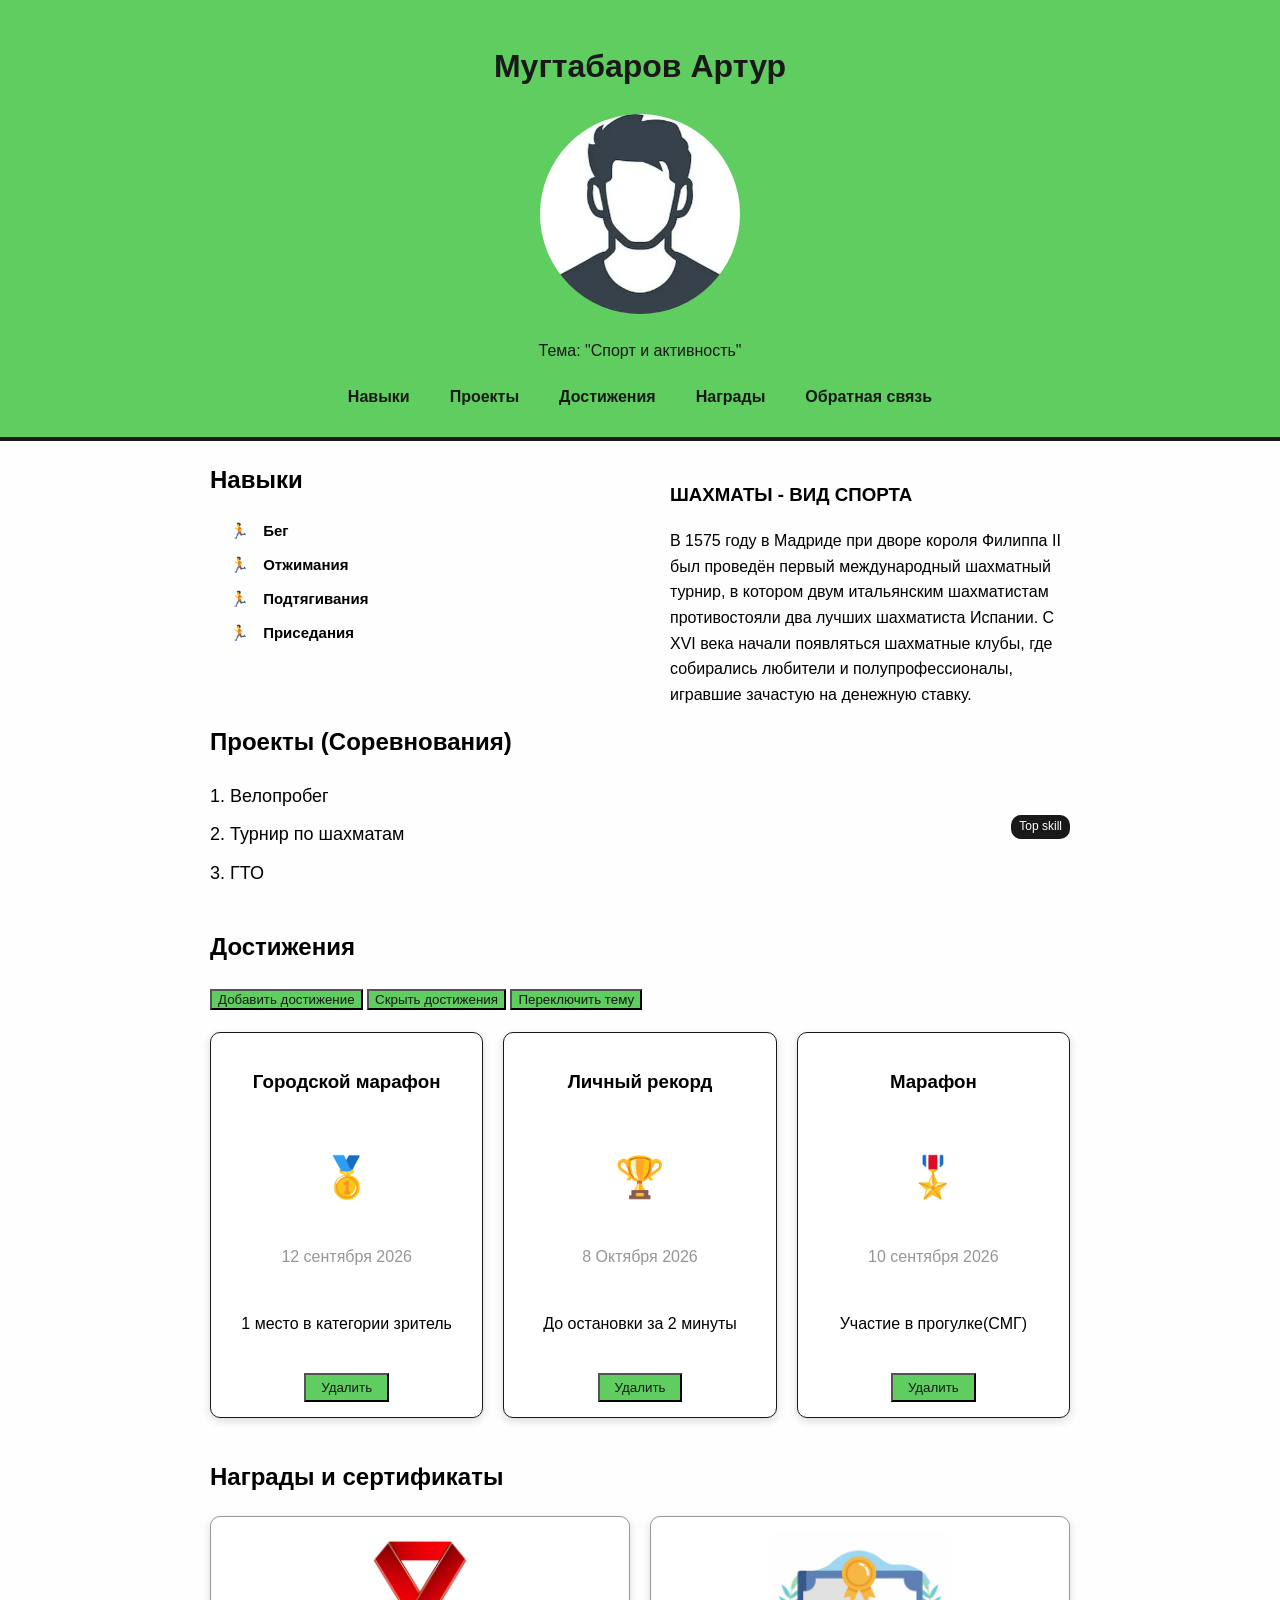
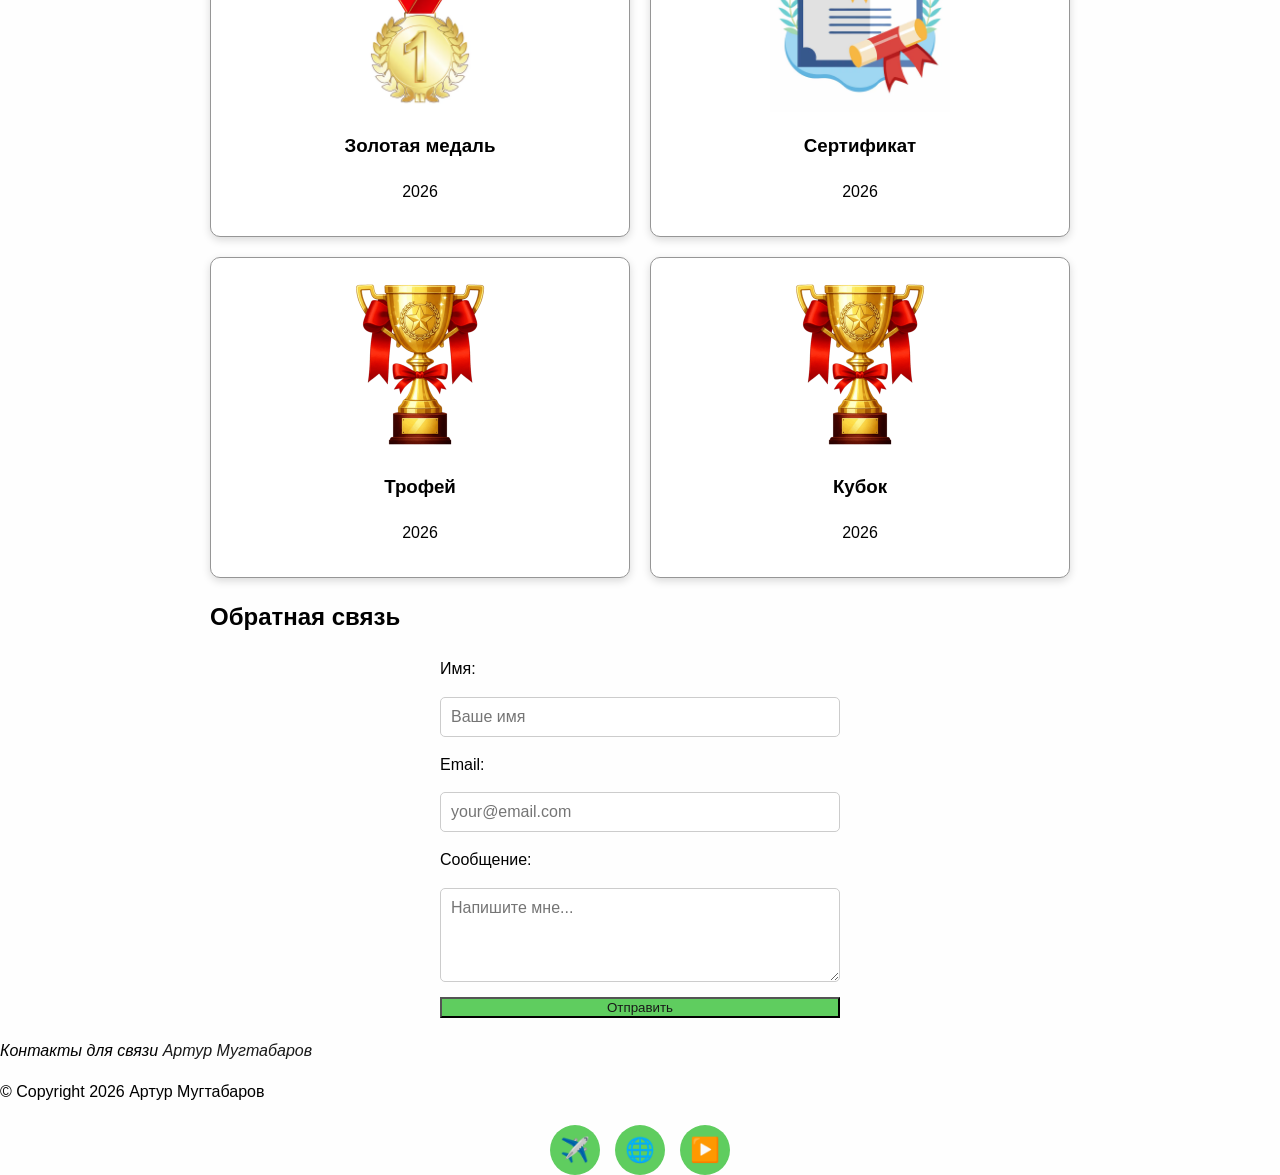
<file: index.html>
<!DOCTYPE html>
<html lang="ru">
    <head>
        <meta charset = "utf-8">
        <meta name="viewport" content="width=device-width, initial-scale=1.0">
        <title> Мугтабаров Артур </title>
        <link rel="stylesheet" href="style.css">
        <style>
        .skills-list {
            list-style: none;
            padding-left: 0;
            margin-left: 20px;
        }
        .skills-list li {
            margin-bottom: 10px;
            font-size: 15px;
            font-weight: bold;
        }
        .skills-list li::before{
            content: "🏃";
            margin-right: 10px;
            color: var(--primary-color);
        }
        </style>
    </head>
   
    <body>

        <header>
        <h1> Мугтабаров Артур </h1>
         <img src="Picture/Icon.png" alt="My Avatar" width="200" height="200" style="border-radius: 50%;"/>
        <p> Тема: "Спорт и активность" </p>

            <nav class="main-nav">
                <a href="#skills"> Навыки</a>
                <a href="#projects"> Проекты</a>
                <a href="#achievements"> Достижения</a>
                <a href="#awards"> Награды</a>
                <a href="#contact"> Обратная связь</a>
            </nav>
        </header>

        <main>

            <aside>
            <h3> ШАХМАТЫ - ВИД СПОРТА</h3>
            <p> В 1575 году в Мадриде при дворе короля Филиппа II был проведён первый международный шахматный турнир, 
                в котором двум итальянским шахматистам противостояли два лучших шахматиста Испании. 
                С XVI века начали появляться шахматные клубы, где собирались любители и полупрофессионалы,
                 игравшие зачастую на денежную ставку.</p>
            </aside>

            <section id="skills" class="skills">
                <h2> Навыки </h2>
                <ul class="skills-list"> 
                    <li> Бег </li>
                    <li> Отжимания </li>
                    <li> Подтягивания </li>
                    <li> Приседания </li>
                </ul>
            </section>

            <section id="projects" class="projects-section">
                <h2> Проекты (Соревнования) </h2>
                <ol class="projects-list"> 
                    <li> Велопробег </li>
                    <li> Турнир по шахматам <span class ="badge"> Top skill </span></li>
                    <li> ГТО </li>
                </ol>
            </section>

            

                <section id="achievements" class="achievements">
                     
                    <h2>Достижения</h2>

                    <!-- Инструменты управления -->
                        <div class= "controls">
                            <button id ="add-achievements-btn"> Добавить достижение</button>
                            <button id ="hide-achievements-btn"> Скрыть достижения</button>
                            <button id ="theme-toggle-btn"> Переключить тему</button>
                        </div>

                    <!-- Контейнер для карточек -->
                <div id="achievements-container" class="achievements-container">

                    <!-- Карточки достижений-->
                    
                        <article class="achievements-card">
                            <h3>Городской марафон</h3>
                        <span class="medal">🥇</span>
                        <time datetime="2026-09-12">12 сентября 2026</time>
                            <p>1 место в категории зритель </p>
                        <button class="delete-btn">Удалить</button>
                        </article>
                    

                    
                        <article class="achievements-card">
                            <h3>Личный рекорд</h3>
                        <span class="medal">🏆</span>
                        <time datetime="2026-10-08">8 Октября 2026</time>    
                            <p>До остановки за 2 минуты</p>
                        <button class="delete-btn">Удалить</button>
                        </article>
                    

                    
                        <article class="achievements-card">
                            <h3>Марафон</h3>
                        <span class="medal">🎖️</span>
                        <time datetime="2026-09-10">10 сентября 2026</time>
                            <p>Участие в прогулке(СМГ)</p>
                        <button class="delete-btn">Удалить</button>
                        </article>
                   
                </div>
                </section>

                <section id="awards" class="awards">
                <h2>Награды и сертификаты</h2>

                    <div class="awards-grid">

                    <article class="award-item">
                        <img src="Picture/Medal.png" alt="Медаль за 1 место" width="300" height="180">
                        <h3>Золотая медаль</h3>
                        <p>2026</p>
                    </article>

                     <article class="award-item">
                        <img src="Picture/Certificate.png" alt="Сертификат" width="300" height="180">
                        <h3>Сертификат</h3>
                        <p>2026</p>
                    </article>

                     <article class="award-item">
                        <img src="Picture/Cup.png" alt="Трофей" width="300" height="180">
                        <h3>Трофей</h3>
                        <p>2026</p>
                    </article>

                    <article class="award-item">
                        <img src="Picture/Cup.png" alt="Трофей" width="300" height="180">
                        <h3>Кубок</h3>
                        <p>2026</p>
                    </article>
                    </div>
                </section>
            

            <section id="contact" class="contact">
                <h2>Обратная связь</h2>
                
                <form action="#" method="post">
                    <label for="name">Имя:</label>
                    <input type="text" id="name" name="name" placeholder="Ваше имя" required>
                
                    <label for="email">Email:</label>
                    <input type="email" id="email" name="email" placeholder="your@email.com" required>
                
                    <label for="message">Сообщение:</label>
                    <textarea id="message" name="message" placeholder="Напишите мне..." rows="4" required></textarea>
                
                    <button type="submit">Отправить</button>
                </form>
            </section> 
        
        </main>
    

        <footer>
            <address>
                Контакты для связи <a href="mailto:arturm0808@mail.ru">Артур Мугтабаров</a>
            </address>
           
            <p> &copy; Copyright 2026 Артур Мугтабаров</p>
             <div class="social-icons-container">
            <a href="#" class="social-icon" title="Telegram">✈️</a>
            <a href="#" class="social-icon" title="VK">🌐</a>
            <a href="#" class="social-icon" title="YouTube">▶️</a>
        </div>
        </footer>

        <script src="script.js"></script>
        
    </body>
</html>
</file>
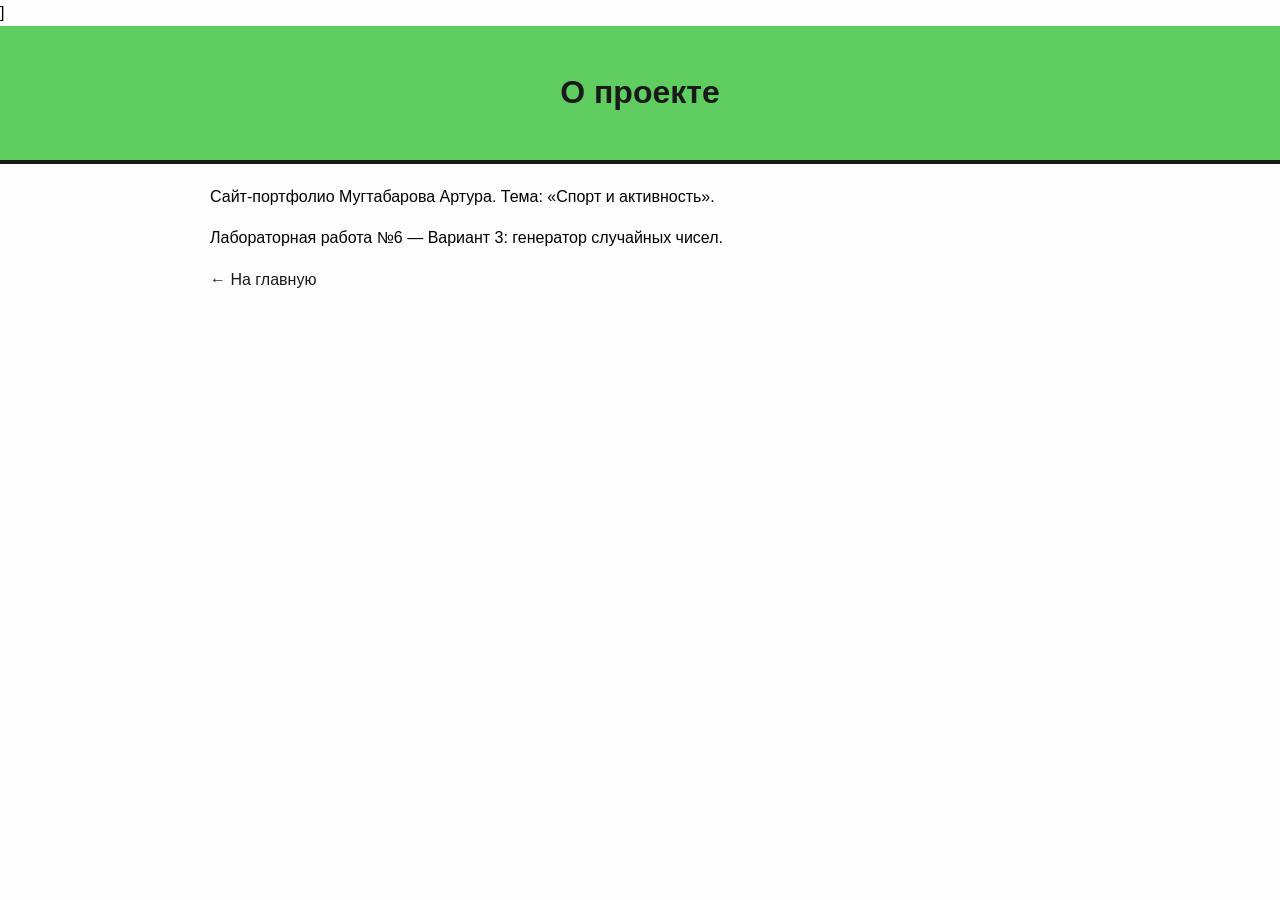
<file: public/about.html>
<!DOCTYPE html>
<html lang="ru">
<head>
    <meta charset="utf-8">
    <meta name="viewport" content="width=device-width, initial-scale=1.0">
    <title>О проекте</title>]
    <link rel="manifest" href="/manifest.json">
    <meta name="theme-color" content="#5fcd5f">
    <link rel="apple-touch-icon" href="/Picture/icon-192.png">
    <link rel="stylesheet" href="style.css">
</head>
<body>
  <header>
    <h1>О проекте</h1>
  </header>
  <main>
    <p>Сайт-портфолио Мугтабарова Артура. Тема: «Спорт и активность».</p>
    <p>Лабораторная работа №6 — Вариант 3: генератор случайных чисел.</p>
    <p><a href="/">← На главную</a></p>
  </main>
</body>
</html>
</file>
<file: style.css>
:root {
    --primary-color: rgb(95,205,95);
    --accent-color: rgb(25,25,25);
    --bg-color: rgb(254,254,254);
    --text-color:rgb(0,0,0);
    --font-main: 'Arial', sans-serif;
}

*, *::before, *::after {
    box-sizing: border-box;
}

body {
    font-family: var(--font-main);
    color: var(--text-color);
    background-color: var(--bg-color);
    margin: 0;
    padding: 0;
    line-height: 1.6;
}

header {
    background-color: var(--primary-color);
    color: var(--accent-color);
    padding: 20px;
    text-align: center;
    border-bottom: 4px solid var(--accent-color);
}

main {
    max-width: 900px;
    margin: 20px auto;
    padding: 0 20px;
    position: relative;
}

.projects-section {
    position: relative;
    margin-top: 30px;
    clear: both;
}
.projects-list{
    padding-left: 20px;
}
.projects-list li{
    position: relative;
    margin-bottom: 10px;
    font-size: 18px;
}

.badge {
    position: absolute;
    top: -5px;
    right: 0;
    background-color: rgb(25,25,25);
    color: rgb(255,255,255);
    font-size: 12px;
    padding: 2px 8px;
    border-radius: 10px;
}

form{
    display: flex;
    flex-direction: column;
    max-width: 400px;
    gap: 15px;
    position: static;
    margin: 0 auto;
}

input, textarea {
    width: 100%;
    padding: 10px;
    border: 1px solid #ccc;
    border-radius: 5px;
    font-family: inherit;
    font-size: 16px;
}

input:focus, textarea:focus {
    outline: 3px solid var(--primary-color);
    border-color: var(--accent-color);
}

a{
    color: var(--accent-color);
    text-decoration: none;
    transition: color 0.3s;
}

a:visited{
    color: rgb(0, 50, 0)
}

a:focus {
    outline: 3px solid var(--primary-color);
}

a:active {
    color: rgb(0, 0, 0)
}

a:hover{
    color: rgb(0, 100, 0);
}

.social-icons-container{
     display: flex;
    justify-content: center;
    gap: 15px;
    margin-top: 20px;
}

.social-icon{
    width: 50px;
    height: 50px;
    background-color: var(--primary-color);
    color: var(--accent-color);
    border-radius: 50%;
    display: flex;
    justify-content: center;
    align-items: center;
    font-size: 24px;
    
    transition: transform 0.3s ease, background-color 0.3s ease, color 0.3s ease;
}

.social-icon:hover{
    transform: scale(1.2) rotate(5deg);
    background-color: var(--accent-color);
    color: var(--primary-color);
}

.social-icon:active{
    transform:scale(0.9) rotate(0deg);
}

button {
    background-color: var(--primary-color);
    color: var(--accent-color);
}

button:hover{
    background-color: var(--accent-color);
    color: var(--primary-color);
}

button:focus{
    outline: 3px solid var(--accent-color);
}

button:active{
    transform: scale(0.95);
}

.main-nav{
    display: flex;
     justify-content: center;
    flex-wrap: wrap;
    gap: 20px;
    margin-top: 15px;
}

.main-nav a{
    color: rgb(25,25,25);
    font-weight: bold;
    padding: 5px 10px;
    border-bottom: 2px solid transparent;
}

.main-nav a:hover {
    color: rgb(255,255,255); 
    text-decoration: underline;
}

.main-nav a:visited {
    color: rgb(0, 50, 0);
}

.main-nav a:active {
    color: rgb(0,0,0);
}

.achievements{
    margin-top: 40px;
}

.achievements-card{
    display: flex;
    flex-wrap: wrap;
    gap: 20px;
}

.achievements-card {
    flex: 0 0 calc((100% - 40px) / 3);
    background-color: rgb(255,255,255);
    border: 1px solid rgb(25,25,25);
    border-radius: 10px;
    padding: 15px;
    box-shadow: 0 3px 8px rgba(0, 0, 0, 0.15);
    text-align: center;
    flex-direction: column;
    align-items: center;
    transition: opacity 0.3s ease, transform 0.3s ease;
}

.awards{
    margin-top: 40px;
}

.awards-grid {
    display: grid;
    grid-template-columns: repeat(2, 1fr);
    gap: 20px;
}

.award-item {
    background-color: rgb(255,255,255);
    border: 1px solid rgb(150,150,150);
    border-radius: 10px;
    padding: 15px;
    box-shadow: 0 3px 8px rgba(0, 0, 0, 0.15);
    text-align: center;
}

.award-item img {
    width: 100%;
    height: 180px;
    object-fit: contain;
    display: block;
    border-radius: 6px;
    margin-bottom: 10px;
}


html,body{
    overflow-x: hidden;
}

img {
    max-width: 100%;
    height: auto;
}

aside {
    float: right;
    width: 400px;
    margin-left: 20px;
}

@media (max-width: 768px) {
    .achievements-card {
        flex: 0 0 calc((100% - 20px) / 2);
    }
    aside {
        float: none;
        width: 100%;
        margin-left: 0;
    }

    .awards-grid {
        grid-template-columns: repeat(2, 1fr);
    }
}

@media (max-width: 480px) {
    .achievements-card {
        flex: 0 0 100%;
    }

    .awards-grid {
        grid-template-columns: 1fr;
    }

    .award-item img {
        height: auto;
    }

}

/* Стили для карточек */

.achievements-container {
    display: flex;
    flex-wrap: wrap;
    gap: 20px;
    margin-top: 20px;
}

.achievements-card time {
  display: block;
  color: rgb(150,150,150);
  margin: 5px 0;
}

/* Кнопка удаления */
.achievements-card .delete-btn {
    margin-top: auto;
    padding: 5px 15px;
    cursor: pointer;
}

/* Анимация исчезновения */
.achievements-card.fade-out {
  opacity: 0;
  transform: scale(0.9);
  pointer-events: none;
}

/* Скрыть контейнер */

.achievements-container.collapsed {
  display: none;
}

/* Темная тема */
body.theme-dark {
  --bg-color: rgb(25,25,25);
  --text-color: rgb(255,255,255);
}

body.theme-dark .achievements-card {
  background: rgb(75,75,75);
  border-color: rgb(125,125,125);;
}

.medal {
    font-size: 40px; 
    margin: 10px 0;   
    display: block;  
}
</file>
<file: public/style.css>
:root {
    --primary-color: rgb(95,205,95);
    --accent-color: rgb(25,25,25);
    --bg-color: rgb(254,254,254);
    --text-color:rgb(0,0,0);
    --font-main: 'Arial', sans-serif;
}

*, *::before, *::after {
    box-sizing: border-box;
}

body {
    font-family: var(--font-main);
    color: var(--text-color);
    background-color: var(--bg-color);
    margin: 0;
    padding: 0;
    line-height: 1.6;
}

header {
    background-color: var(--primary-color);
    color: var(--accent-color);
    padding: 20px;
    text-align: center;
    border-bottom: 4px solid var(--accent-color);
}

main {
    max-width: 900px;
    margin: 20px auto;
    padding: 0 20px;
    position: relative;
}

.projects-section {
    position: relative;
    margin-top: 30px;
    clear: both;
}
.projects-list{
    padding-left: 20px;
}
.projects-list li{
    position: relative;
    margin-bottom: 10px;
    font-size: 18px;
}

.badge {
    position: absolute;
    top: -5px;
    right: 0;
    background-color: rgb(25,25,25);
    color: rgb(255,255,255);
    font-size: 12px;
    padding: 2px 8px;
    border-radius: 10px;
}

form{
    display: flex;
    flex-direction: column;
    max-width: 400px;
    gap: 15px;
    position: static;
    margin: 0 auto;
}

input, textarea {
    width: 100%;
    padding: 10px;
    border: 1px solid #ccc;
    border-radius: 5px;
    font-family: inherit;
    font-size: 16px;
}

input:focus, textarea:focus {
    outline: 3px solid var(--primary-color);
    border-color: var(--accent-color);
}

a{
    color: var(--accent-color);
    text-decoration: none;
    transition: color 0.3s;
}

a:visited{
    color: rgb(0, 50, 0)
}

a:focus {
    outline: 3px solid var(--primary-color);
}

a:active {
    color: rgb(0, 0, 0)
}

a:hover{
    color: rgb(0, 100, 0);
}

.social-icons-container{
     display: flex;
    justify-content: center;
    gap: 15px;
    margin-top: 20px;
}

.social-icon{
    width: 50px;
    height: 50px;
    background-color: var(--primary-color);
    color: var(--accent-color);
    border-radius: 50%;
    display: flex;
    justify-content: center;
    align-items: center;
    font-size: 24px;
    
    transition: transform 0.3s ease, background-color 0.3s ease, color 0.3s ease;
}

.social-icon:hover{
    transform: scale(1.2) rotate(5deg);
    background-color: var(--accent-color);
    color: var(--primary-color);
}

.social-icon:active{
    transform:scale(0.9) rotate(0deg);
}

button {
    background-color: var(--primary-color);
    color: var(--accent-color);
}

button:hover{
    background-color: var(--accent-color);
    color: var(--primary-color);
}

button:focus{
    outline: 3px solid var(--accent-color);
}

button:active{
    transform: scale(0.95);
}

.main-nav{
    display: flex;
     justify-content: center;
    flex-wrap: wrap;
    gap: 20px;
    margin-top: 15px;
}

.main-nav a{
    color: rgb(25,25,25);
    font-weight: bold;
    padding: 5px 10px;
    border-bottom: 2px solid transparent;
}

.main-nav a:hover {
    color: rgb(255,255,255); 
    text-decoration: underline;
}

.main-nav a:visited {
    color: rgb(0, 50, 0);
}

.main-nav a:active {
    color: rgb(0,0,0);
}

.achievements{
    margin-top: 40px;
}

.achievements-card{
    display: flex;
    flex-wrap: wrap;
    gap: 20px;
}

.achievements-card {
    flex: 0 0 calc((100% - 40px) / 3);
    background-color: rgb(255,255,255);
    border: 1px solid rgb(25,25,25);
    border-radius: 10px;
    padding: 15px;
    box-shadow: 0 3px 8px rgba(0, 0, 0, 0.15);
    text-align: center;
    flex-direction: column;
    align-items: center;
    transition: opacity 0.3s ease, transform 0.3s ease;
}

.awards{
    margin-top: 40px;
}

.awards-grid {
    display: grid;
    grid-template-columns: repeat(2, 1fr);
    gap: 20px;
}

.award-item {
    background-color: rgb(255,255,255);
    border: 1px solid rgb(150,150,150);
    border-radius: 10px;
    padding: 15px;
    box-shadow: 0 3px 8px rgba(0, 0, 0, 0.15);
    text-align: center;
}

.award-item img {
    width: 100%;
    height: 180px;
    object-fit: contain;
    display: block;
    border-radius: 6px;
    margin-bottom: 10px;
}


html,body{
    overflow-x: hidden;
}

img {
    max-width: 100%;
    height: auto;
}

aside {
    float: right;
    width: 400px;
    margin-left: 20px;
}

@media (max-width: 768px) {
    .achievements-card {
        flex: 0 0 calc((100% - 20px) / 2);
    }
    aside {
        float: none;
        width: 100%;
        margin-left: 0;
    }

    .awards-grid {
        grid-template-columns: repeat(2, 1fr);
    }
}

@media (max-width: 480px) {
    .achievements-card {
        flex: 0 0 100%;
    }

    .awards-grid {
        grid-template-columns: 1fr;
    }

    .award-item img {
        height: auto;
    }

}

/* Стили для карточек */

.achievements-container {
    display: flex;
    flex-wrap: wrap;
    gap: 20px;
    margin-top: 20px;
}

.achievements-card time {
  display: block;
  color: rgb(150,150,150);
  margin: 5px 0;
}

/* Кнопка удаления */
.achievements-card .delete-btn {
    margin-top: auto;
    padding: 5px 15px;
    cursor: pointer;
}

/* Анимация исчезновения */
.achievements-card.fade-out {
  opacity: 0;
  transform: scale(0.9);
  pointer-events: none;
}

/* Скрыть контейнер */

.achievements-container.collapsed {
  display: none;
}

/* Темная тема */
body.theme-dark {
  --bg-color: rgb(25,25,25);
  --text-color: rgb(255,255,255);
}

body.theme-dark .achievements-card {
  background: rgb(75,75,75);
  border-color: rgb(125,125,125);;
}

.medal {
    font-size: 40px; 
    margin: 10px 0;   
    display: block;  
}
</file>
